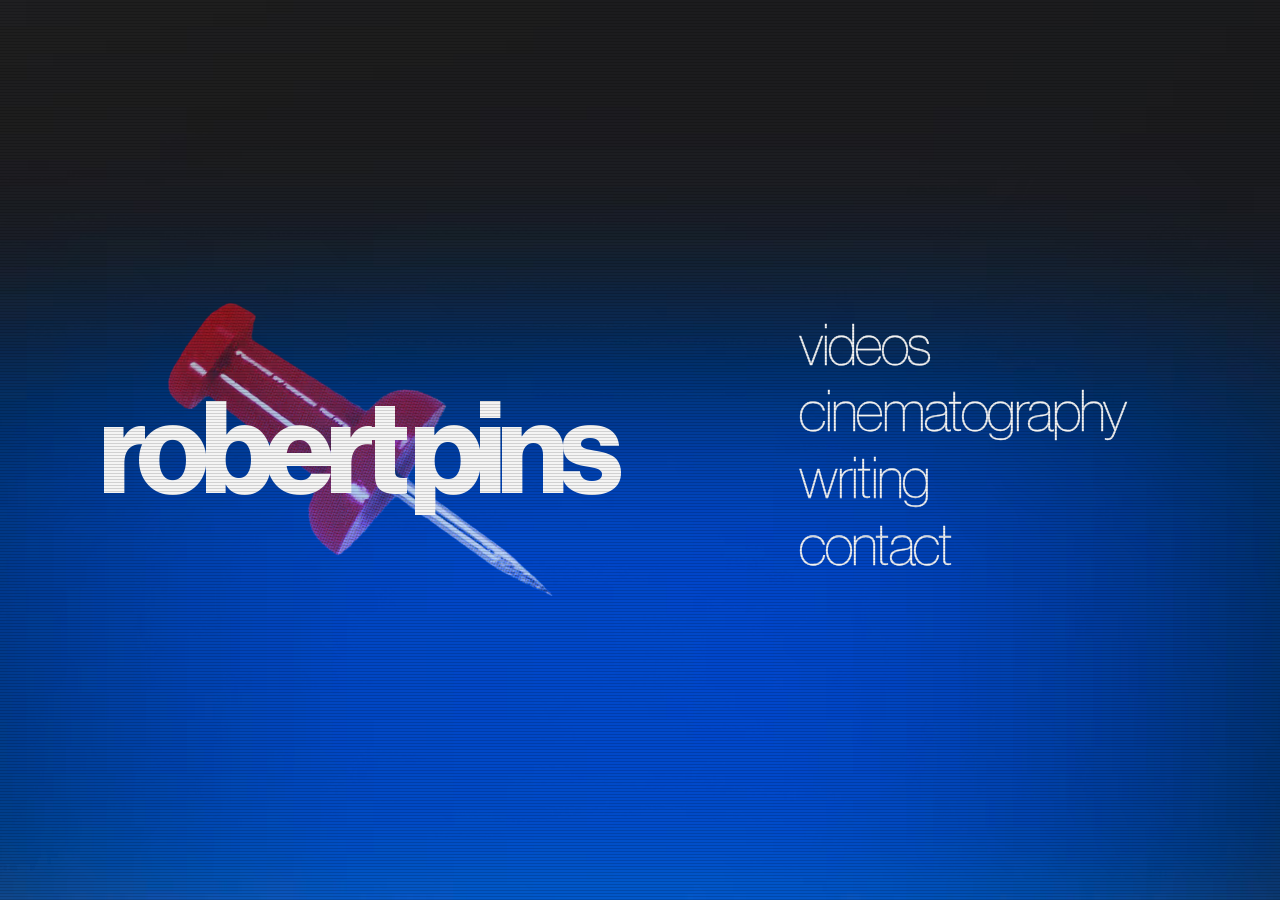
<file: index.html>
<!doctype html>
<html lang="en">
<head>
  <meta charset="utf-8">
  <meta name="viewport" content="width=device-width, initial-scale=1, viewport-fit=cover">
  <title>Robert Pins</title>
  <meta name="description" content="Comedy writing, sketches, short films and cinematography by Robert Pins.">
  <meta name="theme-color" content="#05112b">

  <meta property="og:type" content="website">
  <meta property="og:title" content="Robert Pins">
  <meta property="og:description" content="Comedy writing, sketches, short films and cinematography.">
  <meta property="og:image" content="https://robertpins.com/assets/og.jpg">
  <meta name="twitter:card" content="summary_large_image">

  <link rel="icon" type="image/png" href="assets/favicon.png">
  <link rel="apple-touch-icon" href="assets/apple-touch-icon.png">

  <link rel="preload" href="fonts/NeueHaasDisplay-Bold.woff2" as="font" type="font/woff2" crossorigin>
  <link rel="preload" href="fonts/NeueHaasDisplay-XThin.woff2" as="font" type="font/woff2" crossorigin>
  <link rel="stylesheet" href="css/site.css?v=9">

  <!-- Power-on animation: once per visit, and only with JavaScript on -->
  <script>
    try {
      if (!sessionStorage.getItem("rp-booted")) {
        document.documentElement.classList.add("boot");
        sessionStorage.setItem("rp-booted", "1");
      }
    } catch (e) {}
  </script>
  <script src="js/menu.js?v=9" defer></script>
</head>
<body class="home">

  <div class="screen">
    <div class="backdrop" aria-hidden="true">
      <picture>
        <source srcset="assets/background.avif" type="image/avif">
        <img src="assets/background.webp" alt="" width="1920" height="1080">
      </picture>
    </div>

    <main class="stage">
      <picture>
        <source srcset="assets/pushpin.avif" type="image/avif">
        <img class="pin" src="assets/pushpin.webp" alt="" width="637" height="495">
      </picture>

      <h1 class="name">
        <span aria-hidden="true">robert<span class="gap">pins</span></span>
        <span class="visually-hidden">Robert Pins</span>
      </h1>

      <nav aria-label="Main menu">
        <ul class="menu">
          <li><a href="videos.html">videos</a></li>
          <li><a href="cinematography.html">cinematography</a></li>
          <li><a href="writing.html">writing</a></li>
          <li><a href="contact.html">contact</a></li>
        </ul>
      </nav>
    </main>
  </div>

  <div class="vhs" aria-hidden="true"></div>
</body>
</html>
</file>
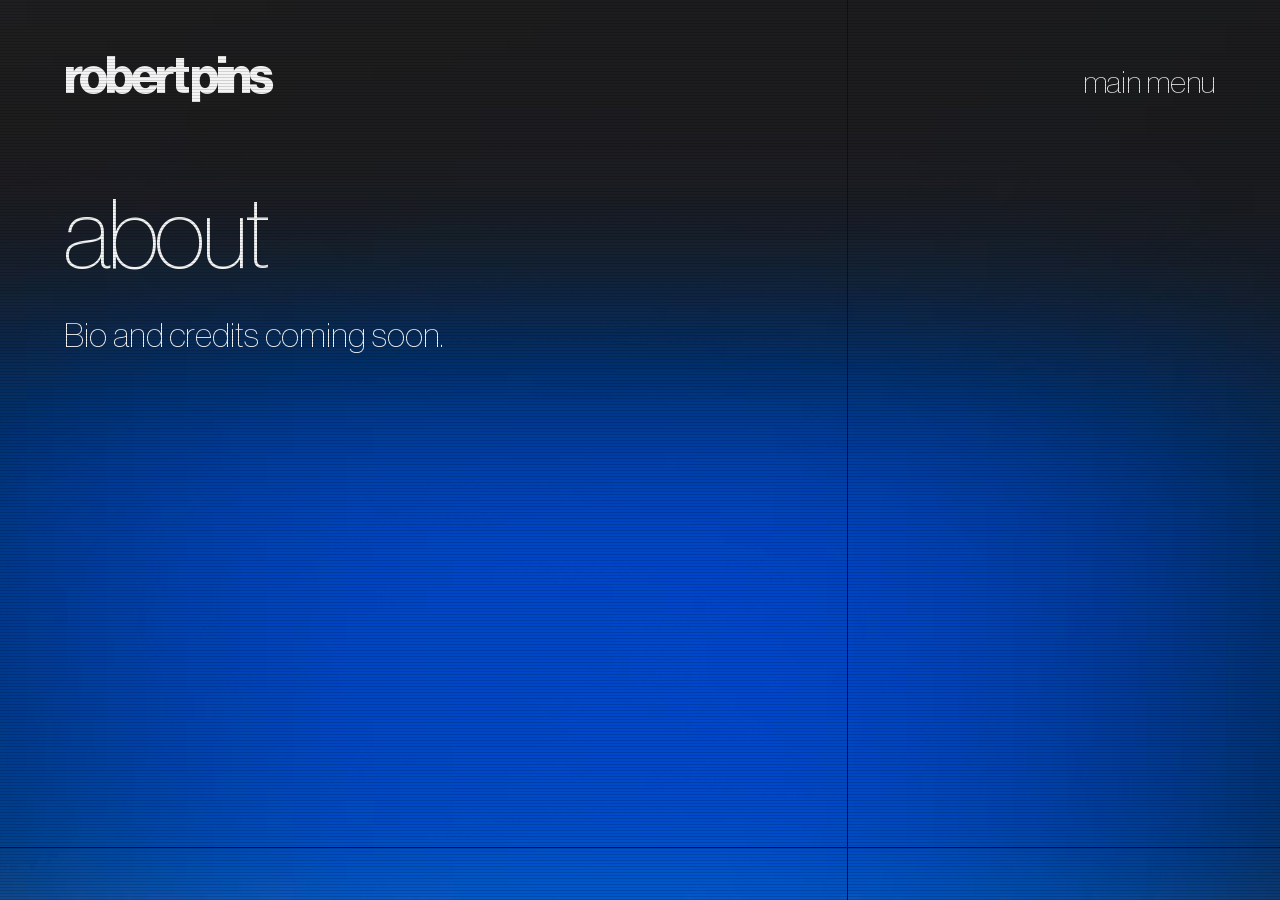
<file: about.html>
<!doctype html>
<html lang="en">
<head>
  <meta charset="utf-8">
  <meta name="viewport" content="width=device-width, initial-scale=1, viewport-fit=cover">
  <title>About | Robert Pins</title>
  <meta name="description" content="Bio and credits coming soon.">
  <meta name="theme-color" content="#05112b">
  <link rel="icon" type="image/png" href="assets/favicon.png">
  <link rel="apple-touch-icon" href="assets/apple-touch-icon.png">
  <link rel="preload" href="fonts/NeueHaasDisplay-Bold.woff2" as="font" type="font/woff2" crossorigin>
  <link rel="preload" href="fonts/NeueHaasDisplay-XThin.woff2" as="font" type="font/woff2" crossorigin>
  <link rel="stylesheet" href="css/site.css">
</head>
<body class="page">

  <div class="backdrop" aria-hidden="true">
    <picture>
      <source srcset="assets/background.avif" type="image/avif">
      <img src="assets/background.webp" alt="" width="1920" height="1080">
    </picture>
  </div>

  <div class="page-wrap">
    <header class="page-header">
      <a class="wordmark" href="index.html" aria-label="Robert Pins, main menu">robert<span class="gap">pins</span></a>
      <a class="back" href="index.html">main menu</a>
    </header>

    <main>
      <h1 class="page-title">about</h1>
      <p class="page-body">Bio and credits coming soon.</p>
    </main>
  </div>

  <div class="vhs" aria-hidden="true"></div>
</body>
</html>
</file>
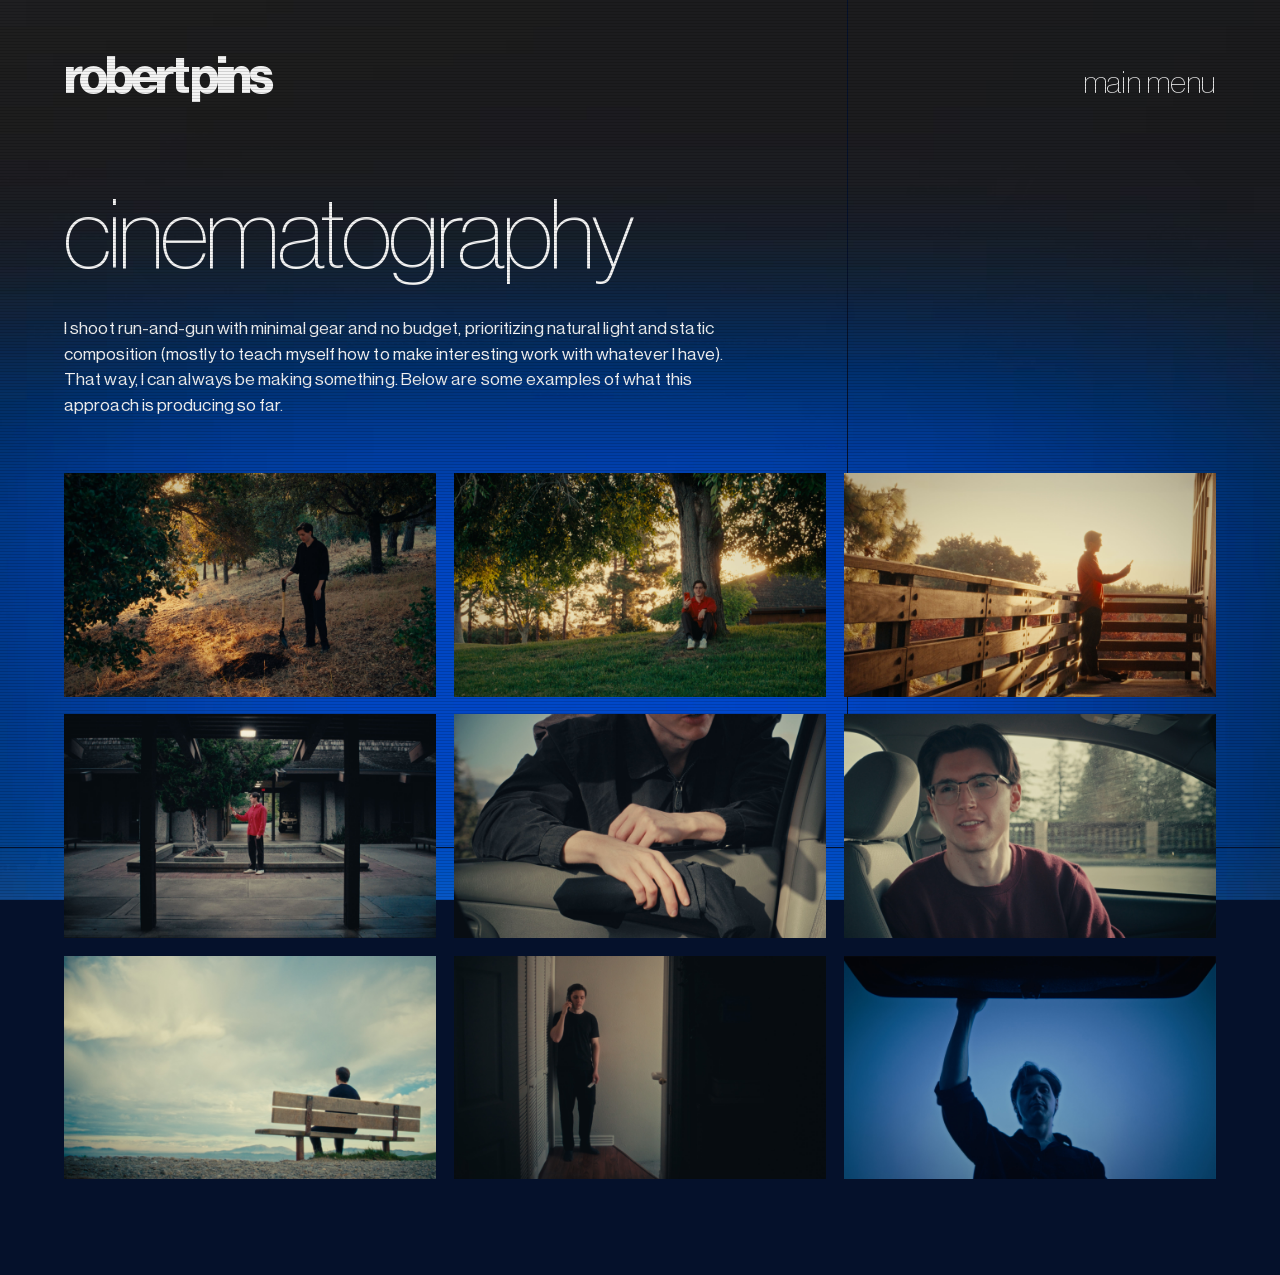
<file: cinematography.html>
<!doctype html>
<html lang="en">
<head>
  <meta charset="utf-8">
  <meta name="viewport" content="width=device-width, initial-scale=1, viewport-fit=cover">
  <title>Cinematography | Robert Pins</title>
  <meta name="description" content="Film stills by Robert Pins: natural light, static composition, no budget.">
  <meta name="theme-color" content="#05112b">
  <link rel="icon" type="image/png" href="assets/favicon.png">
  <link rel="apple-touch-icon" href="assets/apple-touch-icon.png">
  <link rel="preload" href="fonts/NeueHaasDisplay-Bold.woff2" as="font" type="font/woff2" crossorigin>
  <link rel="preload" href="fonts/NeueHaasDisplay-XThin.woff2" as="font" type="font/woff2" crossorigin>
  <link rel="preload" href="fonts/NeueHaasDisplay-Roman.woff2" as="font" type="font/woff2" crossorigin>
  <link rel="stylesheet" href="css/site.css?v=9">
  <script src="js/stills.js?v=9" defer></script>
</head>
<body class="page">

  <div class="backdrop" aria-hidden="true">
    <picture>
      <source srcset="assets/background.avif" type="image/avif">
      <img src="assets/background.webp" alt="" width="1920" height="1080">
    </picture>
  </div>

  <div class="page-wrap">
    <header class="page-header">
      <a class="wordmark" href="index.html" aria-label="Robert Pins, main menu">robert<span class="gap">pins</span></a>
      <a class="back" href="index.html">main menu</a>
    </header>

    <main>
      <h1 class="page-title page-title--long">cinematography</h1>

      <p class="blurb">I shoot run-and-gun with minimal gear and no budget, prioritizing natural light and static composition (mostly to teach myself how to make interesting work with whatever I have). That way, I can always be making something. Below are some examples of what this approach is producing so far.</p>

      <!-- Stills: put Still1.jpg to Still9.jpg in assets/stills/.
           To add one, copy an <li> block and change the number.
           "above-vhs" keeps the stills clear of the scanlines. -->
      <ul class="stills above-vhs">
        <li>
          <button class="still" type="button" aria-label="View still 1 larger">
            <img src="assets/stills/Still1.jpg" alt="Film still 1" width="1800" height="1080" decoding="async">
          </button>
        </li>
        <li>
          <button class="still" type="button" aria-label="View still 2 larger">
            <img src="assets/stills/Still2.jpg" alt="Film still 2" width="1800" height="1080" decoding="async">
          </button>
        </li>
        <li>
          <button class="still" type="button" aria-label="View still 3 larger">
            <img src="assets/stills/Still3.jpg" alt="Film still 3" width="1800" height="1080" decoding="async">
          </button>
        </li>
        <li>
          <button class="still" type="button" aria-label="View still 4 larger">
            <img src="assets/stills/Still4.jpg" alt="Film still 4" width="1800" height="1080" loading="lazy" decoding="async">
          </button>
        </li>
        <li>
          <button class="still" type="button" aria-label="View still 5 larger">
            <img src="assets/stills/Still5.jpg" alt="Film still 5" width="1800" height="1080" loading="lazy" decoding="async">
          </button>
        </li>
        <li>
          <button class="still" type="button" aria-label="View still 6 larger">
            <img src="assets/stills/Still6.jpg" alt="Film still 6" width="1800" height="1080" loading="lazy" decoding="async">
          </button>
        </li>
        <li>
          <button class="still" type="button" aria-label="View still 7 larger">
            <img src="assets/stills/Still7.jpg" alt="Film still 7" width="1800" height="1080" loading="lazy" decoding="async">
          </button>
        </li>
        <li>
          <button class="still" type="button" aria-label="View still 8 larger">
            <img src="assets/stills/Still8.jpg" alt="Film still 8" width="1800" height="1080" loading="lazy" decoding="async">
          </button>
        </li>
        <li>
          <button class="still" type="button" aria-label="View still 9 larger">
            <img src="assets/stills/Still9.jpg" alt="Film still 9" width="1800" height="1080" loading="lazy" decoding="async">
          </button>
        </li>
      </ul>
    </main>
  </div>

  <dialog class="lightbox" aria-label="Still viewer">
    <button class="lb-close" type="button">close</button>
    <figure class="lb-frame">
      <img class="lb-img" alt="">
    </figure>
    <div class="lb-bar">
      <button class="lb-prev" type="button" aria-label="Previous still">&lsaquo; prev</button>
      <span class="lb-count" aria-live="polite">1 / 9</span>
      <button class="lb-next" type="button" aria-label="Next still">next &rsaquo;</button>
    </div>
  </dialog>

  <div class="vhs" aria-hidden="true"></div>
</body>
</html>
</file>
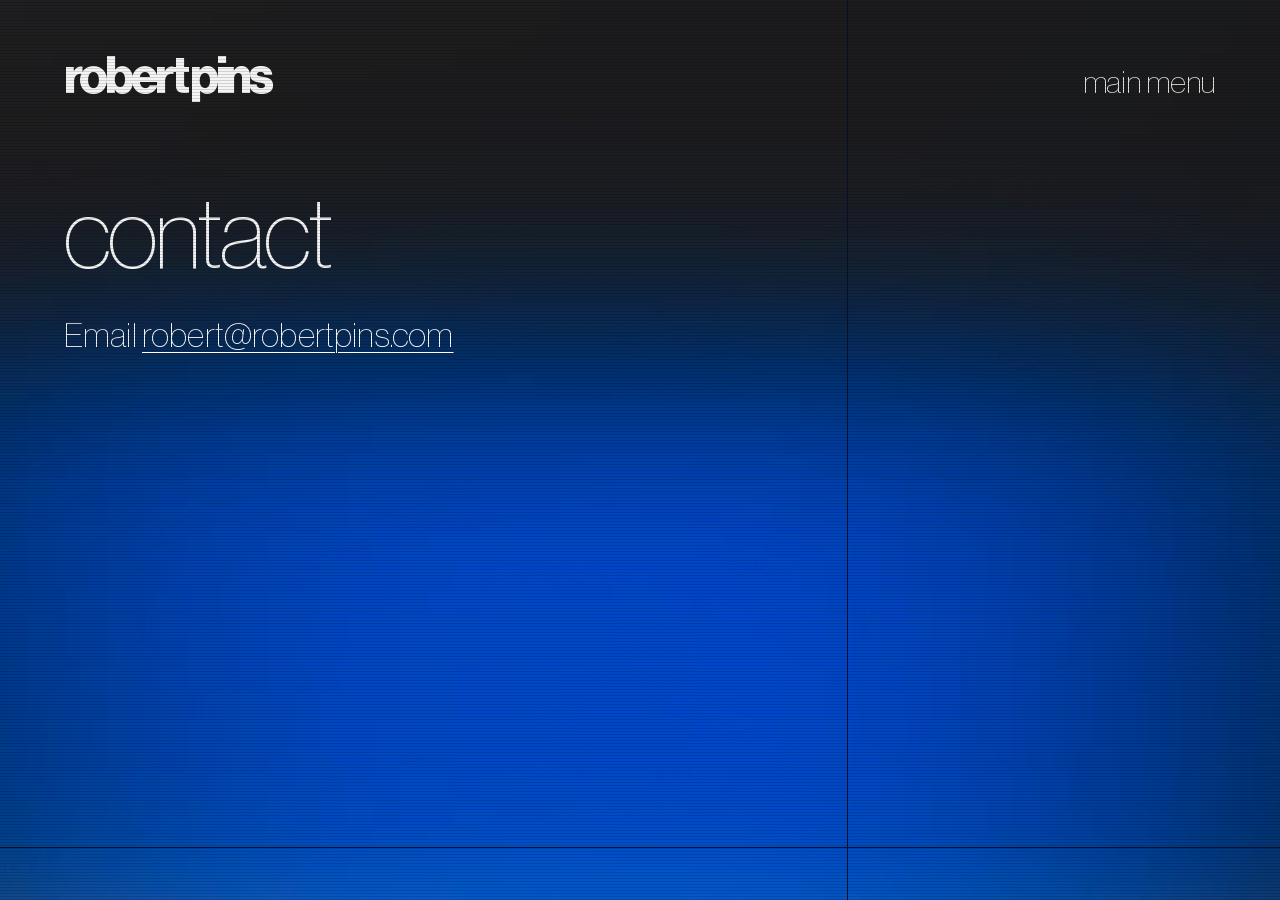
<file: contact.html>
<!doctype html>
<html lang="en">
<head>
  <meta charset="utf-8">
  <meta name="viewport" content="width=device-width, initial-scale=1, viewport-fit=cover">
  <title>Contact | Robert Pins</title>
  <meta name="description" content="Email robert@robertpins.com">
  <meta name="theme-color" content="#05112b">
  <link rel="icon" type="image/png" href="assets/favicon.png">
  <link rel="apple-touch-icon" href="assets/apple-touch-icon.png">
  <link rel="preload" href="fonts/NeueHaasDisplay-Bold.woff2" as="font" type="font/woff2" crossorigin>
  <link rel="preload" href="fonts/NeueHaasDisplay-XThin.woff2" as="font" type="font/woff2" crossorigin>
  <link rel="stylesheet" href="css/site.css?v=9">
</head>
<body class="page">

  <div class="backdrop" aria-hidden="true">
    <picture>
      <source srcset="assets/background.avif" type="image/avif">
      <img src="assets/background.webp" alt="" width="1920" height="1080">
    </picture>
  </div>

  <div class="page-wrap">
    <header class="page-header">
      <a class="wordmark" href="index.html" aria-label="Robert Pins, main menu">robert<span class="gap">pins</span></a>
      <a class="back" href="index.html">main menu</a>
    </header>

    <main>
      <h1 class="page-title">contact</h1>
      <p class="page-body">Email <a href="mailto:robert@robertpins.com">robert@robertpins.com</a></p>
    </main>
  </div>

  <div class="vhs" aria-hidden="true"></div>
</body>
</html>
</file>
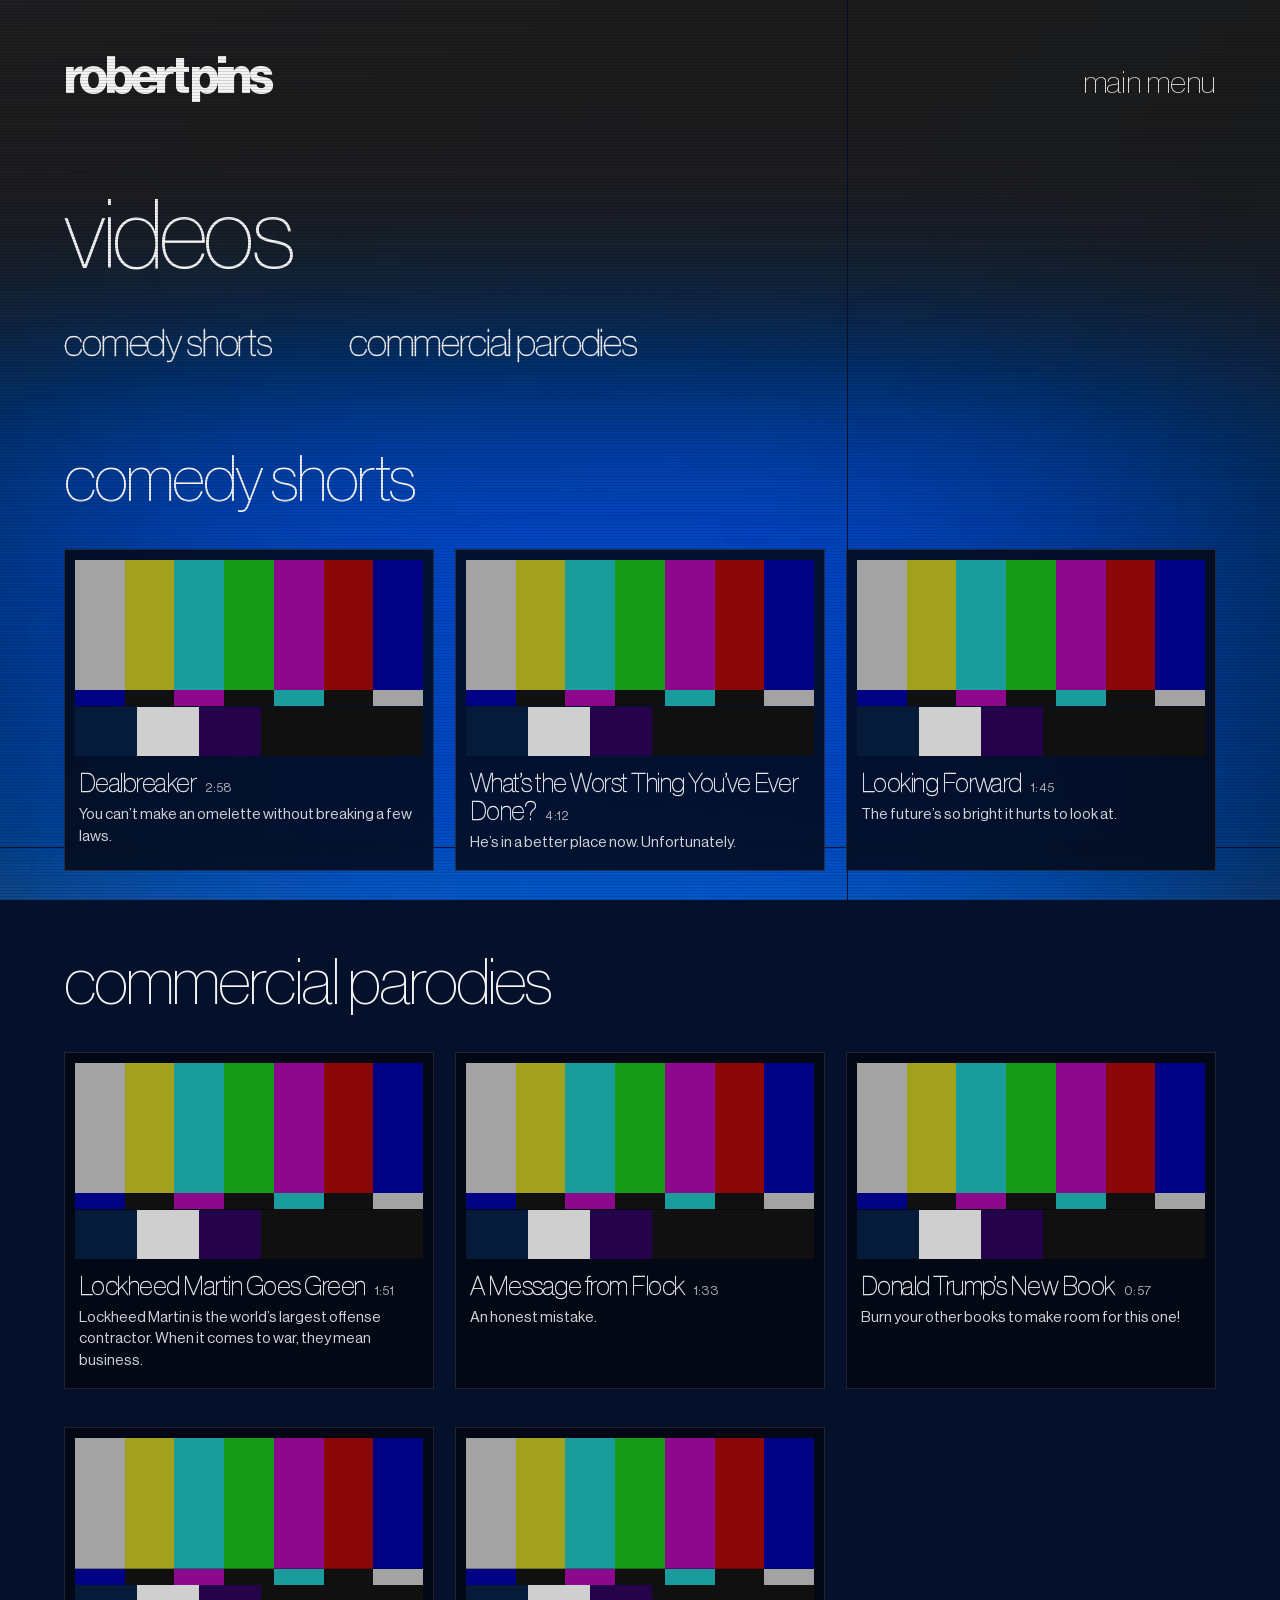
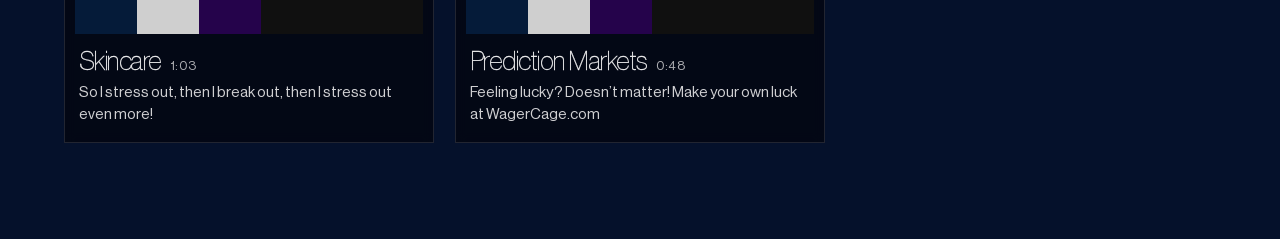
<file: videos.html>
<!doctype html>
<html lang="en">
<head>
  <meta charset="utf-8">
  <meta name="viewport" content="width=device-width, initial-scale=1, viewport-fit=cover">
  <title>Videos | Robert Pins</title>
  <meta name="description" content="Comedy shorts and commercial parodies by Robert Pins.">
  <meta name="theme-color" content="#05112b">
  <link rel="icon" type="image/png" href="assets/favicon.png">
  <link rel="apple-touch-icon" href="assets/apple-touch-icon.png">
  <link rel="preload" href="fonts/NeueHaasDisplay-Bold.woff2" as="font" type="font/woff2" crossorigin>
  <link rel="preload" href="fonts/NeueHaasDisplay-XThin.woff2" as="font" type="font/woff2" crossorigin>
  <link rel="preload" href="fonts/NeueHaasDisplay-Roman.woff2" as="font" type="font/woff2" crossorigin>
  <link rel="stylesheet" href="css/site.css?v=9">
  <script src="js/videos.js?v=9" defer></script>
</head>
<body class="page">

  <div class="backdrop" aria-hidden="true">
    <picture>
      <source srcset="assets/background.avif" type="image/avif">
      <img src="assets/background.webp" alt="" width="1920" height="1080">
    </picture>
  </div>

  <div class="page-wrap">
    <header class="page-header">
      <a class="wordmark" href="index.html" aria-label="Robert Pins, main menu">robert<span class="gap">pins</span></a>
      <a class="back" href="index.html">main menu</a>
    </header>

    <main>
      <h1 class="page-title">videos</h1>

      <!-- DVD-style chapter select: jumps to each section below -->
      <nav aria-label="Video sections">
        <ul class="chapters">
          <li><a href="#shorts">comedy shorts</a></li>
          <li><a href="#parodies">commercial parodies</a></li>
        </ul>
      </nav>

      <!--
        Each video is one <li> block. To fill one in:
          data-youtube = the ID from the YouTube link (the part after v=)
          data-vimeo   = or the number from a Vimeo link
          data-title / data-logline = what shows under the player
        Thumbnails come from YouTube automatically. To use your own,
        change the img src to e.g. assets/thumbs/dealbreaker.jpg
        To add a line under a section title, put
          <p class="section-blurb">Your sentence.</p>  after the <h2>.
      -->

      <section class="video-section" id="shorts" aria-labelledby="shorts-title">
        <h2 class="section-title" id="shorts-title">comedy shorts</h2>
        <ul class="video-grid above-vhs">
          <li>
            <a class="video-card" href="https://www.youtube.com/watch?v=pHn63M4-iFM" target="_blank" rel="noopener"
                    data-youtube="pHn63M4-iFM"
                    data-title="Dealbreaker"
                    data-logline="You can’t make an omelette without breaking a few laws.">
              <span class="thumb thumb--placeholder">
                <img class="thumb-img" src="https://i.ytimg.com/vi/pHn63M4-iFM/maxresdefault.jpg" alt="" width="1280" height="720" loading="lazy" decoding="async" onerror="if(!this.dataset.f){this.dataset.f=1;this.src=this.src.replace('maxresdefault','hqdefault')}else{this.remove()}">
                <span class="thumb-play">play</span>
              </span>
              <span class="card-title">Dealbreaker<span class="card-time">2:58</span></span>
              <span class="card-logline">You can’t make an omelette without breaking a few laws.</span>
            </a>
          </li>
          <li>
            <a class="video-card" href="https://www.youtube.com/watch?v=a4PeKHs-CcY" target="_blank" rel="noopener"
                    data-youtube="a4PeKHs-CcY"
                    data-title="What’s the Worst Thing You’ve Ever Done?"
                    data-logline="He’s in a better place now. Unfortunately.">
              <span class="thumb thumb--placeholder">
                <img class="thumb-img" src="https://i.ytimg.com/vi/a4PeKHs-CcY/maxresdefault.jpg" alt="" width="1280" height="720" loading="lazy" decoding="async" onerror="if(!this.dataset.f){this.dataset.f=1;this.src=this.src.replace('maxresdefault','hqdefault')}else{this.remove()}">
                <span class="thumb-play">play</span>
              </span>
              <span class="card-title">What’s the Worst Thing You’ve Ever Done?<span class="card-time">4:12</span></span>
              <span class="card-logline">He’s in a better place now. Unfortunately.</span>
            </a>
          </li>
          <li>
            <a class="video-card" href="https://www.youtube.com/watch?v=Q43YrrSoYss" target="_blank" rel="noopener"
                    data-youtube="Q43YrrSoYss"
                    data-title="Looking Forward"
                    data-logline="The future’s so bright it hurts to look at.">
              <span class="thumb thumb--placeholder">
                <img class="thumb-img" src="https://i.ytimg.com/vi/Q43YrrSoYss/maxresdefault.jpg" alt="" width="1280" height="720" loading="lazy" decoding="async" onerror="if(!this.dataset.f){this.dataset.f=1;this.src=this.src.replace('maxresdefault','hqdefault')}else{this.remove()}">
                <span class="thumb-play">play</span>
              </span>
              <span class="card-title">Looking Forward<span class="card-time">1:45</span></span>
              <span class="card-logline">The future’s so bright it hurts to look at.</span>
            </a>
          </li>
        </ul>
      </section>

      <section class="video-section" id="parodies" aria-labelledby="parodies-title">
        <h2 class="section-title" id="parodies-title">commercial parodies</h2>
        <ul class="video-grid above-vhs">
          <li>
            <a class="video-card" href="https://www.youtube.com/watch?v=NzWE-2j9pn4" target="_blank" rel="noopener"
                    data-youtube="NzWE-2j9pn4"
                    data-title="Lockheed Martin Goes Green"
                    data-logline="Lockheed Martin is the world’s largest offense contractor. When it comes to war, they mean business.">
              <span class="thumb thumb--placeholder">
                <img class="thumb-img" src="https://i.ytimg.com/vi/NzWE-2j9pn4/maxresdefault.jpg" alt="" width="1280" height="720" loading="lazy" decoding="async" onerror="if(!this.dataset.f){this.dataset.f=1;this.src=this.src.replace('maxresdefault','hqdefault')}else{this.remove()}">
                <span class="thumb-play">play</span>
              </span>
              <span class="card-title">Lockheed Martin Goes Green<span class="card-time">1:51</span></span>
              <span class="card-logline">Lockheed Martin is the world’s largest offense contractor. When it comes to war, they mean business.</span>
            </a>
          </li>
          <li>
            <a class="video-card" href="https://www.youtube.com/watch?v=aOMmQZe1b3A" target="_blank" rel="noopener"
                    data-youtube="aOMmQZe1b3A"
                    data-title="A Message from Flock"
                    data-logline="An honest mistake.">
              <span class="thumb thumb--placeholder">
                <img class="thumb-img" src="https://i.ytimg.com/vi/aOMmQZe1b3A/maxresdefault.jpg" alt="" width="1280" height="720" loading="lazy" decoding="async" onerror="if(!this.dataset.f){this.dataset.f=1;this.src=this.src.replace('maxresdefault','hqdefault')}else{this.remove()}">
                <span class="thumb-play">play</span>
              </span>
              <span class="card-title">A Message from Flock<span class="card-time">1:33</span></span>
              <span class="card-logline">An honest mistake.</span>
            </a>
          </li>
          <li>
            <a class="video-card" href="https://www.youtube.com/watch?v=wpSnRPTOJas" target="_blank" rel="noopener"
                    data-youtube="wpSnRPTOJas"
                    data-title="Donald Trump’s New Book"
                    data-logline="Burn your other books to make room for this one!">
              <span class="thumb thumb--placeholder">
                <img class="thumb-img" src="https://i.ytimg.com/vi/wpSnRPTOJas/maxresdefault.jpg" alt="" width="1280" height="720" loading="lazy" decoding="async" onerror="if(!this.dataset.f){this.dataset.f=1;this.src=this.src.replace('maxresdefault','hqdefault')}else{this.remove()}">
                <span class="thumb-play">play</span>
              </span>
              <span class="card-title">Donald Trump’s New Book<span class="card-time">0:57</span></span>
              <span class="card-logline">Burn your other books to make room for this one!</span>
            </a>
          </li>
          <li>
            <a class="video-card" href="https://www.youtube.com/watch?v=hBSiRXNR5Jk" target="_blank" rel="noopener"
                    data-youtube="hBSiRXNR5Jk"
                    data-title="Skincare"
                    data-logline="So I stress out, then I break out, then I stress out even more!">
              <span class="thumb thumb--placeholder">
                <img class="thumb-img" src="https://i.ytimg.com/vi/hBSiRXNR5Jk/maxresdefault.jpg" alt="" width="1280" height="720" loading="lazy" decoding="async" onerror="if(!this.dataset.f){this.dataset.f=1;this.src=this.src.replace('maxresdefault','hqdefault')}else{this.remove()}">
                <span class="thumb-play">play</span>
              </span>
              <span class="card-title">Skincare<span class="card-time">1:03</span></span>
              <span class="card-logline">So I stress out, then I break out, then I stress out even more!</span>
            </a>
          </li>
          <li>
            <a class="video-card" href="https://www.youtube.com/watch?v=KXl2FrB6-a8" target="_blank" rel="noopener"
                    data-youtube="KXl2FrB6-a8"
                    data-title="Prediction Markets"
                    data-logline="Feeling lucky? Doesn’t matter! Make your own luck at WagerCage.com">
              <span class="thumb thumb--placeholder">
                <img class="thumb-img" src="https://i.ytimg.com/vi/KXl2FrB6-a8/maxresdefault.jpg" alt="" width="1280" height="720" loading="lazy" decoding="async" onerror="if(!this.dataset.f){this.dataset.f=1;this.src=this.src.replace('maxresdefault','hqdefault')}else{this.remove()}">
                <span class="thumb-play">play</span>
              </span>
              <span class="card-title">Prediction Markets<span class="card-time">0:48</span></span>
              <span class="card-logline">Feeling lucky? Doesn’t matter! Make your own luck at WagerCage.com</span>
            </a>
          </li>
        </ul>
      </section>
    </main>
  </div>

  <dialog class="lightbox vbox" aria-label="Video player">
    <button class="lb-close" type="button">close</button>
    <div class="vb-stage">
      <div class="vb-frame"></div>
      <div class="vb-caption">
        <p class="vb-title"></p>
        <p class="vb-logline"></p>
      </div>
    </div>
  </dialog>

  <div class="vhs" aria-hidden="true"></div>
</body>
</html>
</file>
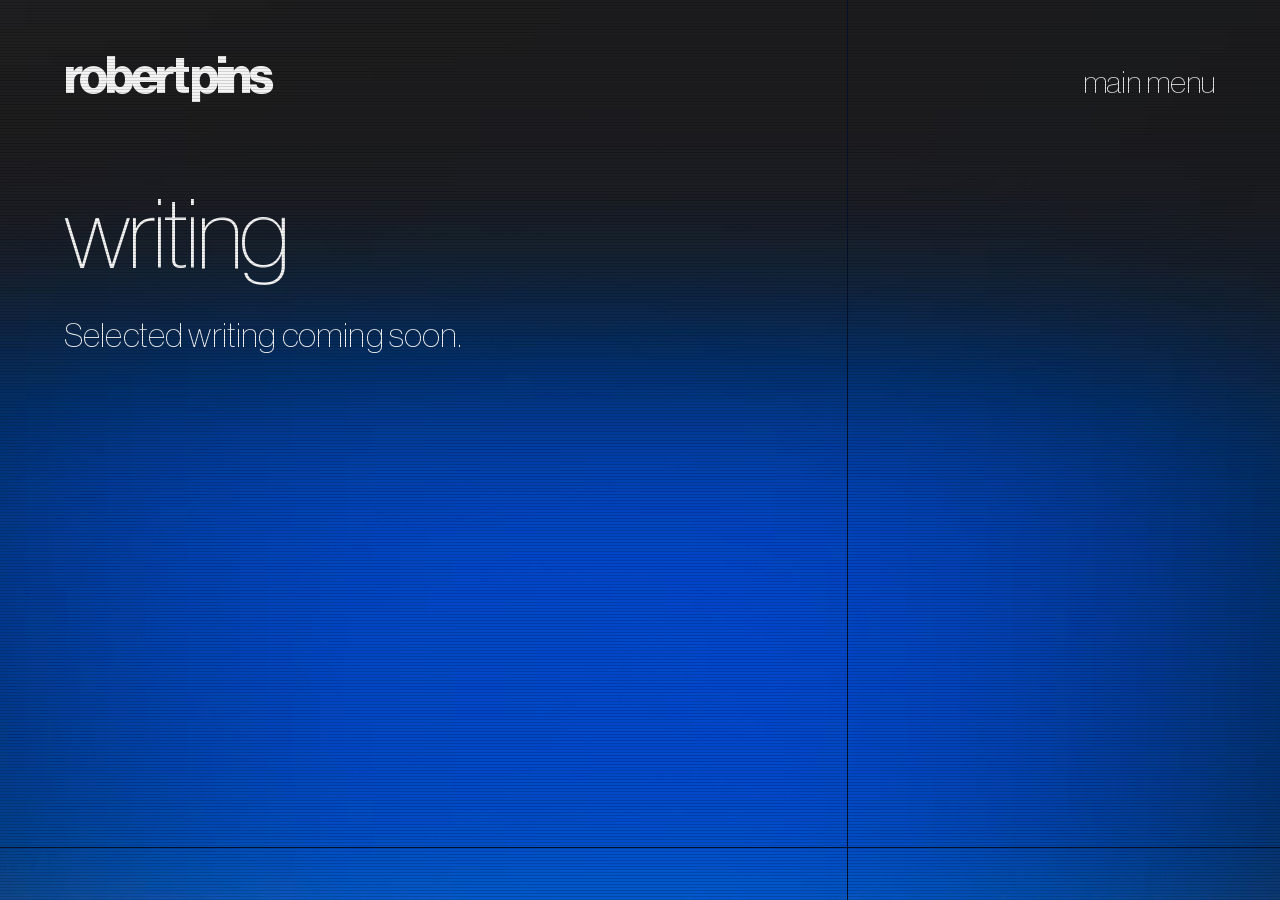
<file: writing.html>
<!doctype html>
<html lang="en">
<head>
  <meta charset="utf-8">
  <meta name="viewport" content="width=device-width, initial-scale=1, viewport-fit=cover">
  <title>Writing | Robert Pins</title>
  <meta name="description" content="Selected writing coming soon.">
  <meta name="theme-color" content="#05112b">
  <link rel="icon" type="image/png" href="assets/favicon.png">
  <link rel="apple-touch-icon" href="assets/apple-touch-icon.png">
  <link rel="preload" href="fonts/NeueHaasDisplay-Bold.woff2" as="font" type="font/woff2" crossorigin>
  <link rel="preload" href="fonts/NeueHaasDisplay-XThin.woff2" as="font" type="font/woff2" crossorigin>
  <link rel="stylesheet" href="css/site.css?v=9">
</head>
<body class="page">

  <div class="backdrop" aria-hidden="true">
    <picture>
      <source srcset="assets/background.avif" type="image/avif">
      <img src="assets/background.webp" alt="" width="1920" height="1080">
    </picture>
  </div>

  <div class="page-wrap">
    <header class="page-header">
      <a class="wordmark" href="index.html" aria-label="Robert Pins, main menu">robert<span class="gap">pins</span></a>
      <a class="back" href="index.html">main menu</a>
    </header>

    <main>
      <h1 class="page-title">writing</h1>
      <p class="page-body">Selected writing coming soon.</p>
    </main>
  </div>

  <div class="vhs" aria-hidden="true"></div>
</body>
</html>
</file>
<file: css/site.css>
/* ==========================================================
   robertpins.com
   The homepage is a fixed 1920×1080 composition (the Photoshop
   artboard). Every position and size is written in artboard
   pixels and multiplied by --u, so the whole menu scales as one
   picture to fit any window. Phones in portrait get their own
   1080×1920 composition.
   ========================================================== */

@font-face {
  font-family: "NHD Bold";
  src: url("../fonts/NeueHaasDisplay-Bold.woff2") format("woff2");
  font-weight: 700;
  font-display: block;
}
@font-face {
  font-family: "NHD Roman";
  src: url("../fonts/NeueHaasDisplay-Roman.woff2") format("woff2");
  font-weight: 400;
  font-display: swap;
}
@font-face {
  font-family: "NHD XThin";
  src: url("../fonts/NeueHaasDisplay-XThin.woff2") format("woff2");
  font-weight: 200;
  font-display: block;
}

:root {
  --ink: #f4f4f4;           /* text colour sampled from the mockup */
  --night: #05112b;         /* behind everything, before images load */
  --red-fringe: rgba(255, 40, 80, 0.75);
  /* dark see-through panels behind content, for busy backgrounds */
  --panel-bg: rgba(4, 7, 18, 0.82);
  --panel-border: rgba(255, 255, 255, 0.12);
  --panel-border-hover: rgba(255, 255, 255, 0.4);
  --cyan-fringe: rgba(0, 220, 255, 0.75);

  /* one artboard pixel, as a length */
  --u: min(100vw / 1920, 100vh / 1080);
}
@supports (height: 100svh) {
  :root { --u: min(100vw / 1920, 100svh / 1080); }
}

*, *::before, *::after { box-sizing: border-box; }

html, body {
  margin: 0;
  background: var(--night);
  color: var(--ink);
  -webkit-font-smoothing: antialiased;
  -moz-osx-font-smoothing: grayscale;
}

.visually-hidden {
  position: absolute;
  width: 1px; height: 1px;
  margin: -1px; padding: 0;
  overflow: hidden;
  clip: rect(0 0 0 0);
  white-space: nowrap;
  border: 0;
}

/* ---------- background (all pages) ---------- */

.backdrop {
  position: fixed;
  inset: 0;
  z-index: 0;
}
.backdrop img {
  width: 100%;
  height: 100%;
  object-fit: cover;
  display: block;
}

/* ---------- VHS overlay (all pages) ----------
   Sits above everything; clicks pass straight through.
   To switch it off, delete the <div class="vhs"> line in each page. */

.vhs {
  position: fixed;
  inset: 0;
  z-index: 50;
  pointer-events: none;
}
.vhs::before {               /* scanlines */
  content: "";
  position: absolute;
  inset: 0;
  background: repeating-linear-gradient(
    to bottom,
    transparent 0 2px,
    rgba(0, 0, 0, 0.14) 2px 3px
  );
}
.vhs::after {                /* moving grain */
  content: "";
  position: absolute;
  inset: -160px;
  background: url("../assets/grain.png");
  mix-blend-mode: overlay;
  /* Grain is switched off for now.
     Still grain: set opacity to 0.07.
     Moving grain: also add  animation: grain 0.6s steps(4) infinite;  */
  opacity: 0;
}
/* Put this class on anything that should sit ABOVE the scanlines,
   e.g. photo grids and video previews, so images stay clean. */
.above-vhs {
  position: relative;
  z-index: 60;
}

@keyframes grain {
  0%   { transform: translate(0, 0); }
  25%  { transform: translate(-53px, 31px); }
  50%  { transform: translate(37px, -71px); }
  75%  { transform: translate(-89px, -17px); }
  100% { transform: translate(0, 0); }
}

/* ==========================================================
   HOMEPAGE
   ========================================================== */

body.home {
  height: 100%;
  overflow: hidden;
}

.screen {                    /* backdrop + stage, animated together */
  position: fixed;
  inset: 0;
}

.stage {
  position: absolute;
  left: 50%;
  top: 50%;
  width: calc(1920 * var(--u));
  height: calc(1080 * var(--u));
  translate: -50% -50%;
  z-index: 1;
}

.pin {
  position: absolute;
  left: calc(223 * var(--u));
  top: calc(295 * var(--u));
  width: calc(637 * var(--u));
  height: auto;
  display: block;
  user-select: none;
}

/* "robertpins": 193px Bold, condensed to 96%, tracked tight.
   Positioned so the baseline sits at y=605 and the ink starts
   at x=156, as in the mockup. */
.name {
  position: absolute;
  left: calc(148.8 * var(--u));
  top: calc(447.1 * var(--u));
  margin: 0;
  font-family: "NHD Bold", "Helvetica Neue", Arial, sans-serif;
  font-weight: 700;
  font-size: calc(193 * var(--u));
  line-height: 1;
  letter-spacing: -0.063em;
  white-space: nowrap;
  transform: scaleX(0.96);
  transform-origin: 0 0;
  color: var(--ink);
}
.gap { margin-left: 0.07em; }   /* the extra space between "robert" and "pins" */

/* Menu: 84px XThin, 100px line pitch, ink starting at x≈1200,
   first baseline at y=362. */
.menu {
  position: absolute;
  left: calc(1199 * var(--u));
  top: calc(335.3 * var(--u));     /* 4 items, centred on the name */
  margin: 0;
  padding: 0;
  list-style: none;
}
.menu a {
  position: relative;
  display: block;
  width: max-content;
  font-family: "NHD XThin", "Helvetica Neue", Arial, sans-serif;
  font-weight: 200;
  font-size: calc(84 * var(--u));
  line-height: calc(100 * var(--u));
  letter-spacing: -0.03em;
  -webkit-text-stroke: calc(0.5 * var(--u)) currentColor; /* matches Photoshop's slightly heavier rendering */
  color: var(--ink);
  text-decoration: none;
  outline: none;
  -webkit-tap-highlight-color: transparent;
}

/* DVD selection cursor: a small pushpin pointing at the item.
   The needle lines up with the middle of the lowercase letters. */
.menu a::before {
  content: "";
  position: absolute;
  right: calc(100% + 22 * var(--u));
  top: calc(27 * var(--u));
  width: calc(132 * var(--u));
  height: calc(56 * var(--u));
  background: url("../assets/selector.webp") center / contain no-repeat;
  opacity: 0;
  translate: calc(-14 * var(--u)) 0;
  transition: opacity 0.12s, translate 0.18s ease-out;
}

/* Selected state (mouse hover, keyboard focus, or arrow keys) */
.menu a:hover,
.menu a:focus {
  color: #fff;
  text-shadow:
    calc(-2 * var(--u)) 0 var(--red-fringe),
    calc(2 * var(--u)) 0 var(--cyan-fringe),
    0 0 calc(22 * var(--u)) rgba(150, 200, 255, 0.55);
  animation: tracking 0.26s steps(3) 1;
}

/* Title: same glow and wobble when you hover the name or the pin */
.stage:has(.name:hover, .pin:hover) .name {
  color: #fff;
  text-shadow:
    calc(-3 * var(--u)) 0 var(--red-fringe),
    calc(3 * var(--u)) 0 var(--cyan-fringe),
    0 0 calc(34 * var(--u)) rgba(150, 200, 255, 0.55);
  animation: tracking 0.26s steps(3) 1;
}
.stage:has(.name:hover, .pin:hover) .pin {
  filter: drop-shadow(0 0 calc(26 * var(--u)) rgba(150, 200, 255, 0.45));
  animation: tracking 0.26s steps(3) 1;
}
.menu a:hover::before,
.menu a:focus::before {
  opacity: 1;
  translate: 0 0;
}
@keyframes tracking {        /* brief tape-tracking wobble */
  0%   { translate: calc(7 * var(--u)) 0; }
  33%  { translate: calc(-4 * var(--u)) 0; }
  66%  { translate: calc(2 * var(--u)) 0; }
  100% { translate: 0 0; }
}

/* Power-on, once per visit (menu.js adds .boot) */
.boot .screen {
  animation: power-on 0.7s cubic-bezier(0.2, 0.7, 0.2, 1) both;
}
@keyframes power-on {
  0%   { transform: scale(1, 0.004); filter: brightness(4); opacity: 0.6; }
  45%  { transform: scale(1, 0.004); filter: brightness(4); opacity: 1; }
  75%  { transform: scale(1, 1.02);  filter: brightness(1.6); }
  100% { transform: none;            filter: none; }
}

/* ---------- phones held upright: 1080×1920 composition ---------- */
@media (max-aspect-ratio: 4/5) {
  :root { --u: min(100vw / 1080, 100vh / 1920); }
  @supports (height: 100svh) {
    :root { --u: min(100vw / 1080, 100svh / 1920); }
  }

  .stage {
    width: calc(1080 * var(--u));
    height: calc(1920 * var(--u));
  }
  .pin  { left: calc(219 * var(--u));   top: calc(355 * var(--u)); }
  .name { left: calc(144.8 * var(--u)); top: calc(507.1 * var(--u)); }
  .menu { left: calc(150 * var(--u));   top: calc(929.2 * var(--u)); }
  .menu a {
    font-size: calc(100 * var(--u));
    line-height: calc(128 * var(--u));
  }
  .menu a::before { display: none; }   /* no hover on touch screens */
}

/* ==========================================================
   SUBPAGES
   ========================================================== */

body.page {
  min-height: 100vh;
}

.page-wrap {
  position: relative;           /* no z-index, so .above-vhs can rise over the scanlines */
  max-width: 1440px;
  margin: 0 auto;
  padding: clamp(24px, 4vw, 64px) clamp(20px, 5vw, 96px) 96px;
}

.page-header {
  display: flex;
  align-items: baseline;
  justify-content: space-between;
  gap: 24px;
}

.wordmark {
  font-family: "NHD Bold", "Helvetica Neue", Arial, sans-serif;
  font-weight: 700;
  font-size: clamp(32px, 4vw, 56px);
  line-height: 1;
  letter-spacing: -0.063em;
  color: var(--ink);
  text-decoration: none;
  display: inline-block;
  transform: scaleX(0.96);
  transform-origin: 0 50%;
}

.back {
  font-family: "NHD XThin", "Helvetica Neue", Arial, sans-serif;
  font-weight: 200;
  font-size: clamp(22px, 2.4vw, 34px);
  letter-spacing: -0.01em;
  color: var(--ink);
  text-decoration: none;
}

.wordmark:hover, .wordmark:focus-visible,
.back:hover, .back:focus-visible {
  color: #fff;
  outline: none;
  text-shadow:
    -2px 0 var(--red-fringe),
    2px 0 var(--cyan-fringe),
    0 0 18px rgba(150, 200, 255, 0.55);
}

.page-title {
  margin: clamp(56px, 10vh, 140px) 0 0;
  font-family: "NHD XThin", "Helvetica Neue", Arial, sans-serif;
  font-weight: 200;
  font-size: clamp(52px, 7.5vw, 136px);
  line-height: 0.95;
  letter-spacing: -0.03em;
}

.page-body {
  margin-top: 32px;
  max-width: 34ch;
  font-family: "NHD XThin", "Helvetica Neue", Arial, sans-serif;
  font-weight: 200;
  font-size: clamp(24px, 2.6vw, 38px);
  line-height: 1.25;
  letter-spacing: 0.005em;
}
.page-body a {
  color: #fff;
  text-underline-offset: 0.15em;
  text-decoration-thickness: 1px;
}


/* ==========================================================
   CINEMATOGRAPHY
   ========================================================== */

/* Generic panel: add class="panel" to any block of text */
.panel {
  padding: clamp(14px, 1.6vw, 22px) clamp(16px, 2vw, 26px);
  border: 1px solid var(--panel-border);
  background: var(--panel-bg);
  -webkit-backdrop-filter: blur(6px);
  backdrop-filter: blur(6px);
}

/* Reading text: Roman weight, normal spacing so it reads easily */
.blurb {
  margin: clamp(20px, 2.5vw, 32px) 0 0;
  max-width: 62ch;
  font-family: "NHD Roman", "Helvetica Neue", Arial, sans-serif;
  font-weight: 400;
  font-size: clamp(17px, 1.35vw, 21px);
  line-height: 1.5;
  letter-spacing: 0.005em;
  color: var(--ink);
}

.stills {
  list-style: none;
  margin: clamp(40px, 6vh, 72px) 0 0;
  padding: 0;
  display: grid;
  grid-template-columns: repeat(3, minmax(0, 1fr));
  gap: clamp(10px, 1.4vw, 20px);
}
@media (max-width: 900px) {
  .stills { grid-template-columns: repeat(2, minmax(0, 1fr)); }
}
@media (max-width: 560px) {
  .stills { grid-template-columns: 1fr; }
}

.still {
  display: block;
  width: 100%;
  aspect-ratio: 5 / 3;          /* 1800 × 1080 */
  padding: 0;
  border: 0;
  overflow: hidden;
  background: #000;
  cursor: zoom-in;
  -webkit-tap-highlight-color: transparent;
}
.still img {
  display: block;
  width: 100%;
  height: 100%;
  object-fit: cover;
  transition: transform 0.4s ease, filter 0.4s ease;
}
.still:hover img,
.still:focus-visible img {
  transform: scale(1.03);
  filter: brightness(1.08);
}
.still:focus-visible {
  outline: 1px solid #fff;
  outline-offset: 3px;
  box-shadow: 0 0 24px rgba(150, 200, 255, 0.45);
}

/* ---------- lightbox ---------- */

html:has(.lightbox[open]) { overflow: hidden; }   /* page doesn't scroll behind it */

.lightbox {
  width: 100vw;
  height: 100vh;
  height: 100dvh;
  max-width: none;
  max-height: none;
  margin: 0;
  padding: 0;
  border: 0;
  background: transparent;
  color: var(--ink);
  overflow: hidden;
}
.lightbox[open] {
  display: grid;
  grid-template-rows: auto 1fr auto;
}
.lightbox::backdrop {
  background: rgba(3, 8, 20, 0.94);
}

.lb-frame {
  margin: 0;
  min-height: 0;
  display: flex;
  align-items: center;
  justify-content: center;
  padding: 0 clamp(12px, 3vw, 48px);
}
.lb-img {
  display: block;
  max-width: 100%;
  max-height: 100%;
  object-fit: contain;
  box-shadow: 0 0 60px rgba(0, 0, 0, 0.6);
}
.lightbox[open] .lb-img {
  animation: lb-in 0.25s ease-out;
}
@keyframes lb-in {
  from { opacity: 0; transform: scale(0.98); }
  to   { opacity: 1; transform: none; }
}

.lb-close {
  justify-self: end;
  margin: clamp(12px, 2vw, 28px) clamp(16px, 3vw, 48px) clamp(8px, 1.5vw, 16px);
}
.lb-bar {
  display: flex;
  align-items: center;
  justify-content: center;
  gap: clamp(24px, 4vw, 56px);
  padding: clamp(10px, 1.6vw, 20px) 0 clamp(16px, 2.5vw, 32px);
}

.lb-close, .lb-prev, .lb-next, .lb-count {
  font-family: "NHD XThin", "Helvetica Neue", Arial, sans-serif;
  font-weight: 200;
  font-size: clamp(22px, 2vw, 30px);
  letter-spacing: 0em;
  color: var(--ink);
}
.lb-close, .lb-prev, .lb-next {
  background: none;
  border: 0;
  padding: 6px 4px;
  cursor: pointer;
  -webkit-tap-highlight-color: transparent;
}
.lb-close:hover, .lb-close:focus-visible,
.lb-prev:hover, .lb-prev:focus-visible,
.lb-next:hover, .lb-next:focus-visible {
  color: #fff;
  outline: none;
  text-shadow:
    -2px 0 var(--red-fringe),
    2px 0 var(--cyan-fringe),
    0 0 18px rgba(150, 200, 255, 0.55);
}
.lb-count { min-width: 4.5ch; text-align: center; }


/* ==========================================================
   VIDEO
   ========================================================== */

@media (prefers-reduced-motion: no-preference) {
  html { scroll-behavior: smooth; }   /* chapter links glide down */
}

/* DVD chapter select, same look as the homepage menu */
.chapters {
  list-style: none;
  margin: clamp(22px, 3vw, 40px) 0 0;
  padding: 0;
  display: flex;
  flex-wrap: wrap;
  column-gap: 2em;                    /* leaves room for the pin cursor */
  row-gap: 0.1em;
  font-size: clamp(28px, 3vw, 48px);
}
.chapters a {
  position: relative;
  display: block;
  font-family: "NHD XThin", "Helvetica Neue", Arial, sans-serif;
  font-weight: 200;
  line-height: 1.19;
  letter-spacing: -0.03em;
  -webkit-text-stroke: 0.3px currentColor;
  color: var(--ink);
  text-decoration: none;
  outline: none;
  -webkit-tap-highlight-color: transparent;
}
.chapters a::before {
  content: "";
  position: absolute;
  right: calc(100% + 0.18em);
  top: 0.42em;
  width: 1.1em;
  height: 0.467em;
  background: url("../assets/selector.webp") center / contain no-repeat;
  opacity: 0;
  translate: -0.12em 0;
  transition: opacity 0.12s, translate 0.18s ease-out;
}
.chapters a:hover,
.chapters a:focus-visible {
  color: #fff;
  text-shadow:
    -1.5px 0 var(--red-fringe),
    1.5px 0 var(--cyan-fringe),
    0 0 14px rgba(150, 200, 255, 0.55);
  animation: tracking-px 0.26s steps(3) 1;
}
.chapters a:hover::before,
.chapters a:focus-visible::before {
  opacity: 1;
  translate: 0 0;
}
@media (max-width: 700px), (hover: none) {
  .chapters a::before { display: none; }
}
@keyframes tracking-px {
  0%   { translate: 5px 0; }
  33%  { translate: -3px 0; }
  66%  { translate: 2px 0; }
  100% { translate: 0 0; }
}

.video-section {
  margin-top: clamp(56px, 9vh, 110px);
  scroll-margin-top: 24px;
}
.section-title {
  margin: 0;
  font-family: "NHD XThin", "Helvetica Neue", Arial, sans-serif;
  font-weight: 200;
  font-size: clamp(40px, 5vw, 84px);
  line-height: 1;
  letter-spacing: -0.03em;
}
.section-blurb {
  margin: 14px 0 0;
  max-width: 62ch;
  font-family: "NHD Roman", "Helvetica Neue", Arial, sans-serif;
  font-size: clamp(16px, 1.25vw, 19px);
  line-height: 1.5;
  letter-spacing: 0.005em;
}

.video-grid {
  list-style: none;
  margin: clamp(24px, 3vw, 36px) 0 0;
  padding: 0;
  display: grid;
  grid-template-columns: repeat(auto-fill, minmax(min(100%, 300px), 1fr));
  gap: clamp(26px, 3vw, 40px) clamp(14px, 1.6vw, 24px);
}

.video-grid > li { display: flex; }   /* cards in a row share one height */

/* Each card sits on a dark, slightly see-through panel so the
   thumbnail and text stay readable over a busy background. */
.video-card {
  display: block;
  width: 100%;
  padding: 10px 10px 16px;
  border: 1px solid var(--panel-border);
  background: var(--panel-bg);
  -webkit-backdrop-filter: blur(6px);
  backdrop-filter: blur(6px);
  color: var(--ink);
  text-align: left;
  text-decoration: none;
  cursor: pointer;
  transition: border-color 0.25s, box-shadow 0.25s;
  -webkit-tap-highlight-color: transparent;
}
.video-card:hover,
.video-card:focus-visible {
  border-color: var(--panel-border-hover);
  box-shadow: 0 0 28px rgba(150, 200, 255, 0.25);
}
.thumb {
  position: relative;
  display: block;
  width: 100%;
  aspect-ratio: 16 / 9;
  object-fit: cover;
  overflow: hidden;
  background: #000;
  transition: filter 0.35s ease;
}

/* "no signal" colour bars until a real thumbnail goes in */
.thumb--placeholder,
.vb-placeholder {
  background:
    linear-gradient(to right,
      #00214c 0 17.86%, #f4f4f4 17.86% 35.72%, #32006a 35.72% 53.58%, #131313 53.58% 100%)
      bottom / 100% 25% no-repeat,
    linear-gradient(to right,
      #0000c0 0 14.28%, #131313 14.28% 28.57%, #c000c0 28.57% 42.85%, #131313 42.85% 57.14%,
      #00c0c0 57.14% 71.42%, #131313 71.42% 85.71%, #c0c0c0 85.71% 100%)
      0 72.73% / 100% 8.33% no-repeat,
    linear-gradient(to right,
      #c0c0c0 0 14.28%, #c0c000 14.28% 28.57%, #00c0c0 28.57% 42.85%, #00c000 42.85% 57.14%,
      #c000c0 57.14% 71.42%, #c00000 71.42% 85.71%, #0000c0 85.71% 100%)
      top / 100% 66.67% no-repeat;
}
.thumb--placeholder:not(:has(img)) { filter: saturate(0.8) brightness(0.85); }
.thumb-img {
  position: absolute;
  inset: 0;
  width: 100%;
  height: 100%;
  object-fit: cover;      /* also trims YouTube's black bars on smaller thumbnails */
  display: block;
}

.thumb-play {
  position: absolute;
  left: 14px;
  bottom: 8px;
  font-family: "NHD XThin", "Helvetica Neue", Arial, sans-serif;
  font-weight: 200;
  font-size: clamp(26px, 2.2vw, 34px);
  letter-spacing: -0.02em;
  color: #fff;
  text-shadow:
    -1.5px 0 var(--red-fringe),
    1.5px 0 var(--cyan-fringe),
    0 0 14px rgba(0, 0, 0, 0.8);
  opacity: 0;
  transition: opacity 0.2s;
}
.video-card:hover .thumb,
.video-card:focus-visible .thumb {
  filter: brightness(1.1);
}
.video-card:hover .thumb--placeholder:not(:has(img)),
.video-card:focus-visible .thumb--placeholder:not(:has(img)) {
  filter: saturate(0.9) brightness(1);
}
.video-card:hover .thumb-play,
.video-card:focus-visible .thumb-play { opacity: 1; }
.video-card:focus-visible { outline: none; }
.video-card:focus-visible .thumb {
  outline: 1px solid #fff;
  outline-offset: 3px;
  box-shadow: 0 0 24px rgba(150, 200, 255, 0.45);
}

.card-title {
  display: block;
  margin-top: 14px;
  padding: 0 4px;
  font-family: "NHD XThin", "Helvetica Neue", Arial, sans-serif;
  font-weight: 200;
  font-size: clamp(24px, 2vw, 32px);
  line-height: 1.1;
  letter-spacing: -0.02em;
  -webkit-text-stroke: 0.3px currentColor;
}
.card-time {                 /* Roman so the colon in 2:58 stays visible */
  margin-left: 0.7em;
  font-family: "NHD Roman", "Helvetica Neue", Arial, sans-serif;
  font-size: 0.5em;
  letter-spacing: 0.03em;
  -webkit-text-stroke: 0;
  white-space: nowrap;
  opacity: 0.7;
}
.card-logline {
  display: block;
  margin-top: 6px;
  padding: 0 4px;
  font-family: "NHD Roman", "Helvetica Neue", Arial, sans-serif;
  font-size: clamp(15px, 1.05vw, 17px);
  line-height: 1.45;
  opacity: 0.85;
}
.video-card:hover .card-title,
.video-card:focus-visible .card-title {
  color: #fff;
  text-shadow:
    -1.5px 0 var(--red-fringe),
    1.5px 0 var(--cyan-fringe),
    0 0 14px rgba(150, 200, 255, 0.55);
}

/* ---------- video player ---------- */

.vbox {
  --vb-w: min(100%, calc((100dvh - 240px) * 16 / 9));
}
.vbox[open] { grid-template-rows: auto 1fr; }
.vb-stage {
  min-height: 0;
  display: flex;
  flex-direction: column;
  align-items: center;
  justify-content: center;
  gap: 16px;
  padding: 0 clamp(12px, 3vw, 48px) clamp(24px, 5vh, 56px);
}
.vb-frame {
  width: var(--vb-w);
  aspect-ratio: 16 / 9;
  background: #000;
  box-shadow: 0 0 60px rgba(0, 0, 0, 0.6);
}
.vbox[open] .vb-frame { animation: lb-in 0.25s ease-out; }
.vb-frame iframe {
  display: block;
  width: 100%;
  height: 100%;
  border: 0;
}
.vb-placeholder {
  width: 100%;
  height: 100%;
  display: flex;
  align-items: center;
  justify-content: center;
}
.vb-placeholder span {
  padding: 0.25em 0.6em;
  background: rgba(0, 0, 0, 0.75);
  font-family: "NHD XThin", "Helvetica Neue", Arial, sans-serif;
  font-size: clamp(24px, 2.4vw, 40px);
  letter-spacing: -0.02em;
}
.vb-caption { width: var(--vb-w); }
.vb-title {
  margin: 0;
  font-family: "NHD XThin", "Helvetica Neue", Arial, sans-serif;
  font-weight: 200;
  font-size: clamp(24px, 2.2vw, 36px);
  letter-spacing: -0.02em;
  -webkit-text-stroke: 0.3px currentColor;
}
.vb-logline {
  margin: 4px 0 0;
  font-family: "NHD Roman", "Helvetica Neue", Arial, sans-serif;
  font-size: clamp(14px, 1.1vw, 17px);
  line-height: 1.45;
  opacity: 0.8;
}

/* ---------- motion preferences ---------- */
@media (prefers-reduced-motion: reduce) {
  *, *::before, *::after {
    animation: none !important;
    transition: none !important;
  }
}
</file>
